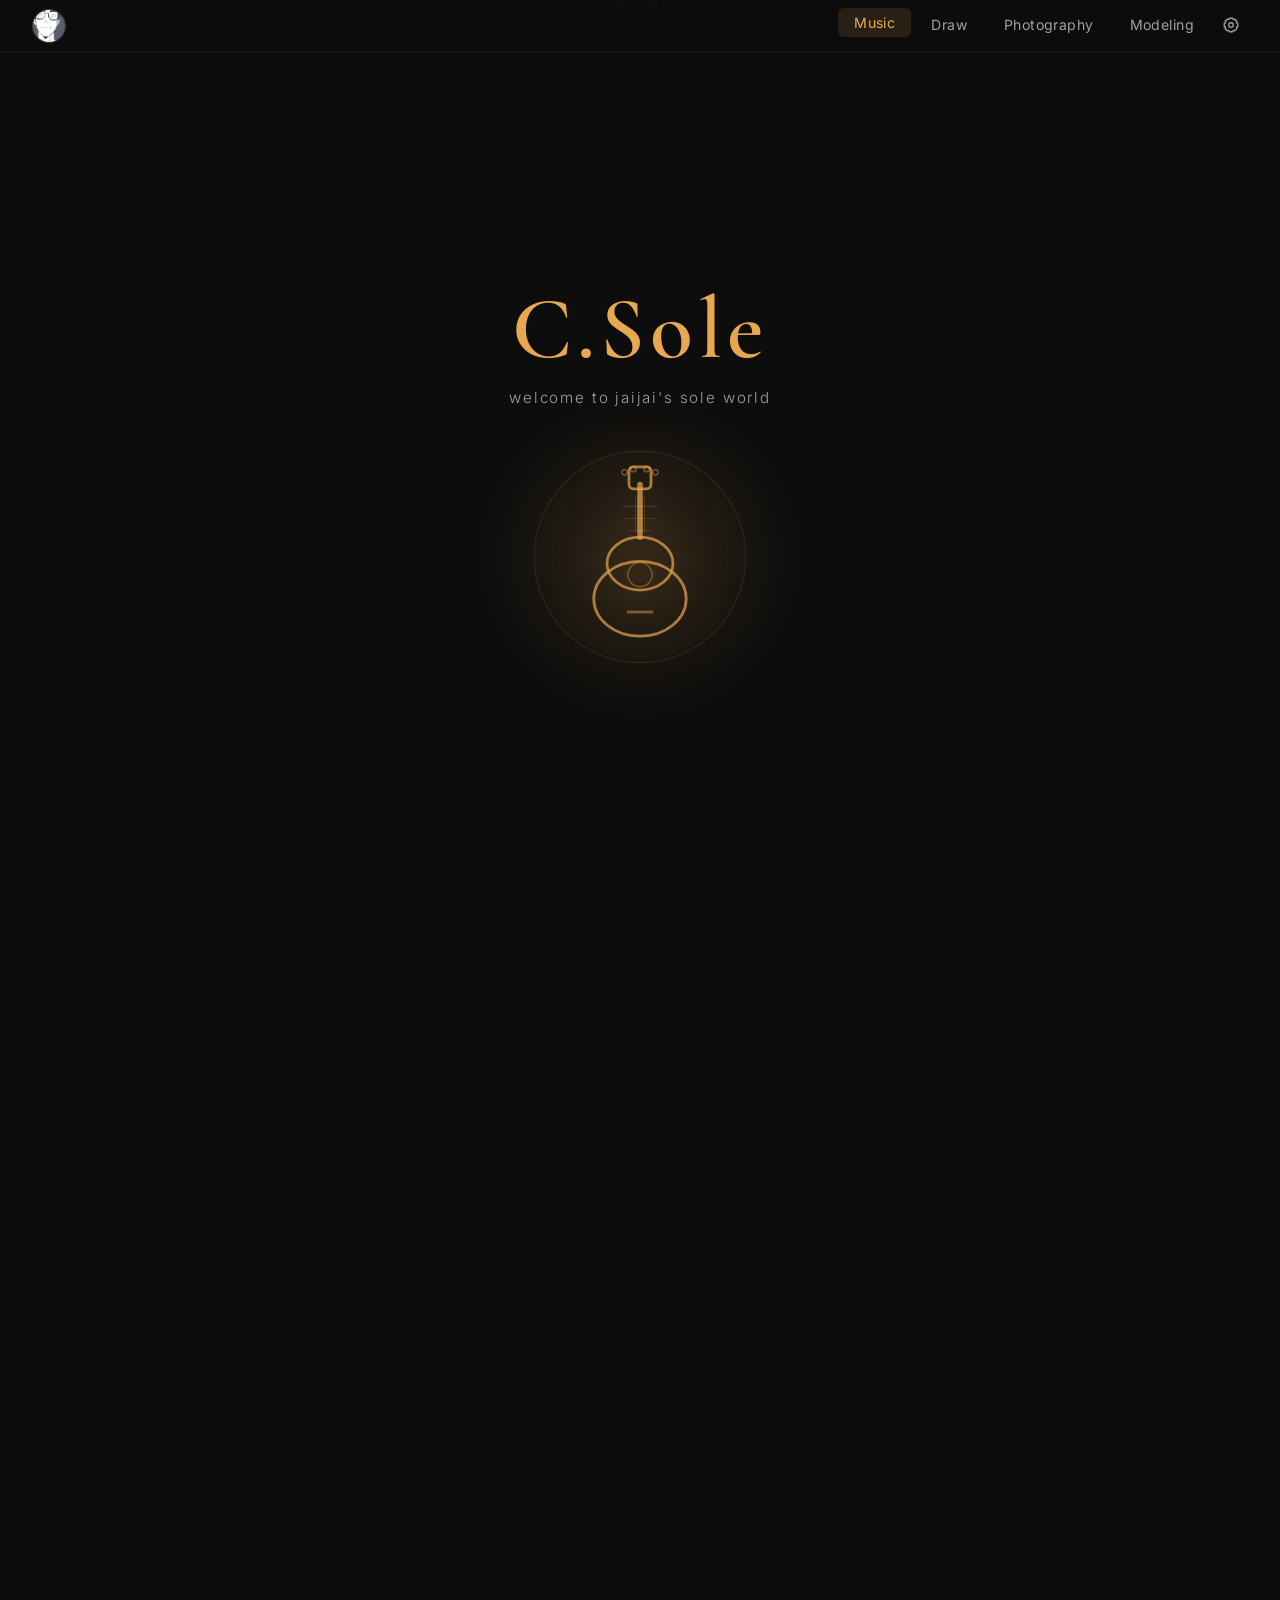
<file: index.html>
<!DOCTYPE html>
<html lang="zh-CN">
<head>
  <meta charset="UTF-8">
  <meta name="viewport" content="width=device-width, initial-scale=1.0, viewport-fit=cover, interactive-widget=resizes-content">
  <script src="js/theme-init.js?v=3"></script>
  <meta name="description" content="C.Sole — Personal Guitar Recordings">
  <title>C.Sole</title>

  <!-- Google Fonts -->
  <link rel="preconnect" href="https://fonts.googleapis.com">
  <link rel="preconnect" href="https://fonts.gstatic.com" crossorigin>
  <link href="https://fonts.googleapis.com/css2?family=Cormorant+Garamond:ital,wght@0,400;0,600;1,400&family=Inter:wght@300;400;500;600&display=swap" rel="stylesheet" media="print" onload="this.media='all'">
  <noscript><link href="https://fonts.googleapis.com/css2?family=Cormorant+Garamond:ital,wght@0,400;0,600;1,400&family=Inter:wght@300;400;500;600&display=swap" rel="stylesheet"></noscript>

  <!-- Favicon -->
  <link rel="icon" type="image/jpeg" href="logo/我的自画像.jpg">
  <script src="js/favicon.js" defer></script>

  <link rel="stylesheet" href="css/style.css?v=4">
  <link rel="stylesheet" href="css/settings.css?v=13">
  <script src="js/main.js?v=6" defer></script>
  <script src="js/settings.js?v=6" defer></script>
</head>
<body class="has-nav">

  <!-- ─── Top Navigation ─── -->
  <nav class="site-nav" aria-label="Main navigation">
    <a href="https://jaijaic.site/C/" class="nav-logo" aria-label="Home"><img src="logo/我的自画像.jpg" alt="C.Sole" class="nav-logo-img"></a>
    <ul class="nav-links">
      <li class="nav-dropdown">
        <button type="button" class="nav-dropdown-btn nav-active">Music</button>
        <ul class="nav-submenu">
          <li><a href="https://jaijaic.site/ServoPiaBot/" target="_blank" rel="noopener">ServoPiaBot</a></li>
        </ul>
      </li>
      <li><a href="2.draw/">Draw</a></li>
      <li class="nav-dropdown">
        <a href="3.photography/">Photography</a>
        <ul class="nav-submenu">
          <li><a href="3.photography/">Landscape</a></li>
          <li><a href="3.photography/#section-portrait">Portrait</a></li>
        </ul>
      </li>
      <li><a href="4.3D%20modeling/">Modeling</a></li>
      <li class="settings-nav-item" aria-hidden="true"></li>
    </ul>
  </nav>

  <!-- Notes Rain Background -->
  <canvas id="notes-rain" aria-hidden="true"></canvas>

  <!-- ─── Hero (full viewport) ─── -->
  <section class="hero" aria-label="Welcome">
    <div class="hero-content">
      <h1 class="hero-logo">C.Sole</h1>
      <p class="hero-subtitle">welcome to Jaijai's sole world</p>
      <div class="hero-guitar-wrapper">
        <div class="hero-glow-disc" aria-hidden="true"></div>
        <div class="hero-wave-ring ring-1" aria-hidden="true"></div>
        <div class="hero-wave-ring ring-2" aria-hidden="true"></div>
        <div class="hero-wave-ring ring-3" aria-hidden="true"></div>
        <div class="hero-cover" id="hero-guitar">
        <svg viewBox="0 0 200 200" fill="none" xmlns="http://www.w3.org/2000/svg" aria-hidden="true">
          <circle cx="100" cy="100" r="96" stroke="currentColor" stroke-width="1" opacity="0.12"/>
          <circle cx="100" cy="100" r="80" stroke="currentColor" stroke-width="0.5" opacity="0.06"/>
          <ellipse cx="100" cy="138" rx="42" ry="34" stroke="currentColor" stroke-width="2.5" opacity="0.7"/>
          <ellipse cx="100" cy="106" rx="30" ry="24" stroke="currentColor" stroke-width="2.5" opacity="0.7"/>
          <circle cx="100" cy="116" r="11" stroke="currentColor" stroke-width="1.5" opacity="0.35"/>
          <circle cx="100" cy="116" r="14" stroke="currentColor" stroke-width="0.5" opacity="0.12"/>
          <line x1="88" y1="150" x2="112" y2="150" stroke="currentColor" stroke-width="2.5" opacity="0.45"/>
          <line x1="100" y1="82" x2="100" y2="34" stroke="currentColor" stroke-width="5" stroke-linecap="round" opacity="0.7"/>
          <rect x="90" y="18" width="20" height="20" rx="4" stroke="currentColor" stroke-width="2.5" opacity="0.7"/>
          <circle cx="86" cy="23" r="2.5" stroke="currentColor" stroke-width="1.2" opacity="0.45"/>
          <circle cx="94" cy="20" r="2.5" stroke="currentColor" stroke-width="1.2" opacity="0.45"/>
          <circle cx="106" cy="20" r="2.5" stroke="currentColor" stroke-width="1.2" opacity="0.45"/>
          <circle cx="114" cy="23" r="2.5" stroke="currentColor" stroke-width="1.2" opacity="0.45"/>
          <line x1="84" y1="54" x2="116" y2="54" stroke="currentColor" stroke-width="1" opacity="0.18"/>
          <line x1="86" y1="65" x2="114" y2="65" stroke="currentColor" stroke-width="1" opacity="0.18"/>
          <line x1="88" y1="76" x2="112" y2="76" stroke="currentColor" stroke-width="1" opacity="0.18"/>
          <line x1="96" y1="44" x2="96" y2="78" stroke="currentColor" stroke-width="0.6" opacity="0.3"/>
          <line x1="98.7" y1="44" x2="98.7" y2="78" stroke="currentColor" stroke-width="0.6" opacity="0.3"/>
          <line x1="101.3" y1="44" x2="101.3" y2="78" stroke="currentColor" stroke-width="0.6" opacity="0.3"/>
          <line x1="104" y1="44" x2="104" y2="78" stroke="currentColor" stroke-width="0.6" opacity="0.3"/>
        </svg>
      </div>
      </div> <!-- end hero-guitar-wrapper -->
    </div>
  </section>

  <!-- ─── Main Content (scroll below hero) ─── -->
  <main class="site-main">
    <div class="container">

      <!-- Audio Player -->
      <section id="player-section" class="player-section" aria-label="Audio Player">
        <div class="player-card">
          <!-- Now playing info -->
          <div class="player-now-playing">
            <div class="player-cover">
              <img src="img/cover-placeholder.svg" alt="" class="cover-img" id="cover-img">
              <div class="equalizer-bars" id="eq-bars" aria-hidden="true">
                <span class="eq-bar"></span>
                <span class="eq-bar"></span>
                <span class="eq-bar"></span>
                <span class="eq-bar"></span>
                <span class="eq-bar"></span>
              </div>
            </div>
            <div class="player-track-info">
              <h3 class="track-title" id="track-title">—</h3>
              <p class="track-artist" id="track-artist">C.Sole</p>
            </div>
          </div>

          <!-- Progress bar -->
          <div class="player-progress">
            <span class="time-label" id="time-current">0:00</span>
            <input
              type="range"
              class="progress-bar"
              id="progress-bar"
              min="0"
              max="100"
              value="0"
              step="0.1"
              aria-label="Progress"
            >
            <span class="time-label" id="time-duration">0:00</span>
          </div>

          <!-- Controls -->
          <div class="player-controls">
            <button class="ctrl-btn ctrl-btn--small" id="btn-shuffle" title="Shuffle" aria-label="Shuffle">
              <svg viewBox="0 0 24 24" width="20" height="20" fill="none" stroke="currentColor" stroke-width="2" stroke-linecap="round" stroke-linejoin="round">
                <polyline points="16 3 21 3 21 8"/>
                <line x1="4" y1="20" x2="21" y2="3"/>
                <polyline points="21 16 21 21 16 21"/>
                <line x1="15" y1="15" x2="21" y2="21"/>
                <line x1="4" y1="4" x2="9" y2="9"/>
              </svg>
            </button>

            <button class="ctrl-btn" id="btn-prev" title="Previous" aria-label="Previous">
              <svg viewBox="0 0 24 24" width="28" height="28" fill="currentColor">
                <path d="M6 6h2v12H6zm3.5 6l8.5 6V6z"/>
              </svg>
            </button>

            <button class="ctrl-btn ctrl-btn--play" id="btn-play" title="Play" aria-label="Play">
              <svg viewBox="0 0 24 24" width="32" height="32" fill="currentColor" id="icon-play">
                <path d="M8 5v14l11-7z"/>
              </svg>
              <svg viewBox="0 0 24 24" width="32" height="32" fill="currentColor" id="icon-pause" style="display:none">
                <path d="M6 19h4V5H6v14zm8-14v14h4V5h-4z"/>
              </svg>
            </button>

            <button class="ctrl-btn" id="btn-next" title="Next" aria-label="Next">
              <svg viewBox="0 0 24 24" width="28" height="28" fill="currentColor">
                <path d="M6 18l8.5-6L6 6v12zm10-12v12h2V6h-2z"/>
              </svg>
            </button>

            <button class="ctrl-btn ctrl-btn--small" id="btn-repeat" title="Repeat" aria-label="Repeat">
              <svg viewBox="0 0 24 24" width="20" height="20" fill="none" stroke="currentColor" stroke-width="2" stroke-linecap="round" stroke-linejoin="round">
                <polyline points="17 1 21 5 17 9"/>
                <path d="M3 11V9a4 4 0 0 1 4-4h14"/>
                <polyline points="7 23 3 19 7 15"/>
                <path d="M21 13v2a4 4 0 0 1-4 4H3"/>
              </svg>
              <span class="repeat-indicator" id="repeat-one" style="display:none">1</span>
            </button>
          </div>

          <!-- Volume -->
          <div class="player-volume">
            <svg viewBox="0 0 24 24" width="18" height="18" fill="none" stroke="currentColor" stroke-width="2" stroke-linecap="round" stroke-linejoin="round" id="icon-volume">
              <polygon points="11 5 6 9 2 9 2 15 6 15 11 19 11 5"/>
              <path d="M19.07 4.93a10 10 0 0 1 0 14.14" id="vol-wave-1"/>
              <path d="M15.54 8.46a5 5 0 0 1 0 7.07" id="vol-wave-2"/>
            </svg>
            <input
              type="range"
              class="volume-slider"
              id="volume-slider"
              min="0"
              max="100"
              value="80"
              aria-label="Volume"
            >
          </div>
        </div>
      </section>

      <!-- Spectrum Visualizer -->
      <section class="visualizer-section" aria-label="Spectrum">
        <canvas id="spectrum-canvas" aria-hidden="true"></canvas>
      </section>

      <!-- Playlist -->
      <section class="playlist-section" aria-label="Playlist">
        <h2 class="section-heading">Playlist</h2>
        <ul class="playlist" id="playlist">
          <!-- Rendered by JS -->
        </ul>
      </section>


    </div>
  </main>

  <footer class="site-footer">
    <div class="container">
      <p class="footer-text">© 2026 C.Sole</p>
    </div>
  </footer>

</body>
</html>
</file>
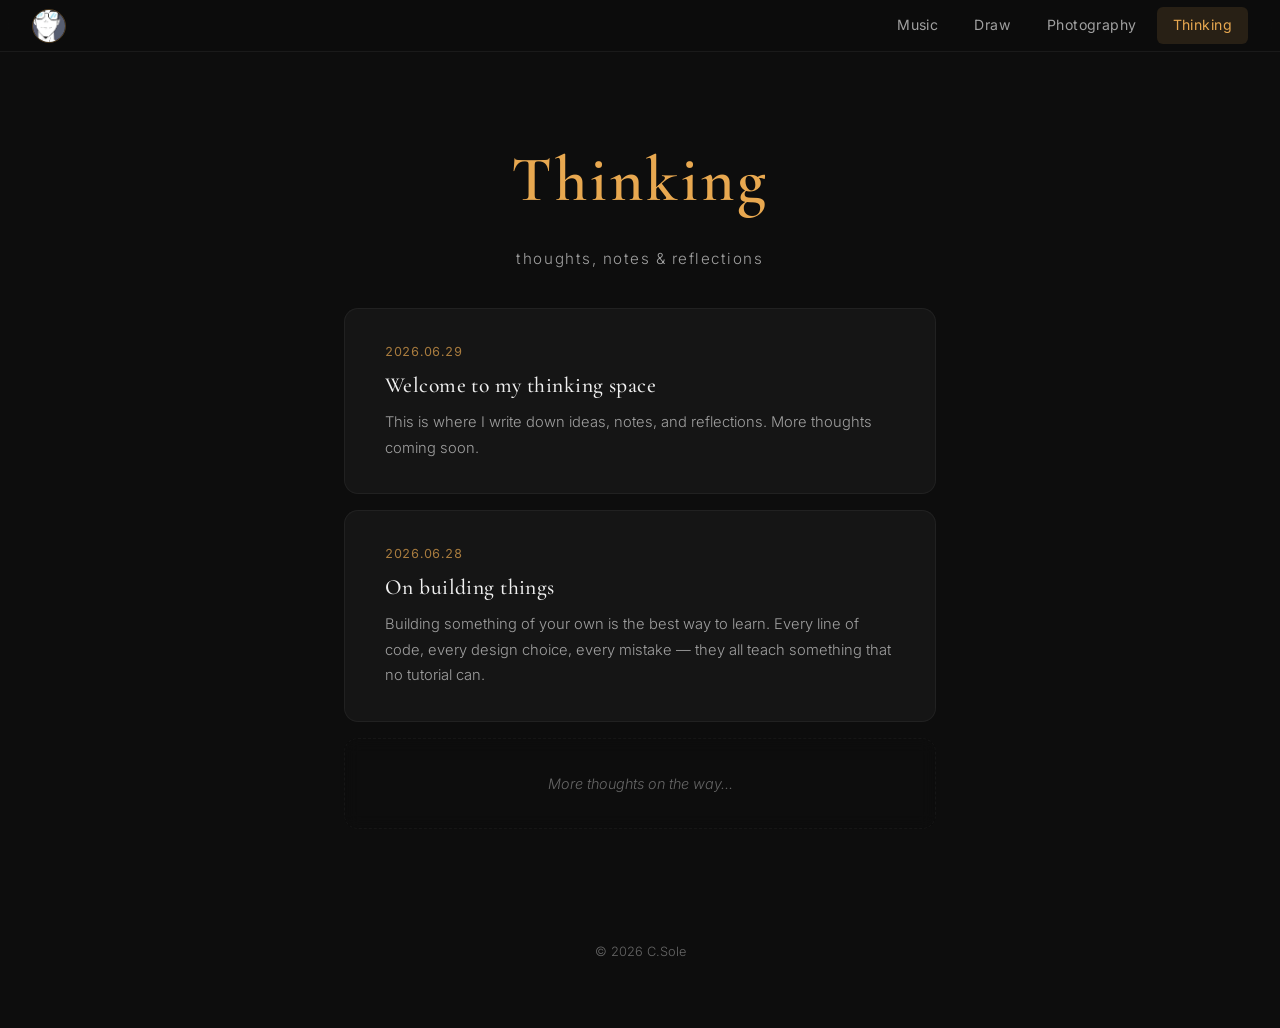
<file: 4.thinking/index.html>
<!DOCTYPE html>
<html lang="zh-CN">
<head>
  <meta charset="UTF-8">
  <meta name="viewport" content="width=device-width, initial-scale=1.0, viewport-fit=cover">
  <meta name="description" content="C.Sole — Thoughts & Reflections">
  <link rel="icon" type="image/jpeg" href="../logo/我的自画像.jpg">
  <script src="../js/favicon.js" defer></script>
  <title>Thinking · C.Sole</title>

  <!-- Google Fonts -->
  <link rel="preconnect" href="https://fonts.googleapis.com">
  <link rel="preconnect" href="https://fonts.gstatic.com" crossorigin>
  <link href="https://fonts.googleapis.com/css2?family=Cormorant+Garamond:ital,wght@0,400;0,600;1,400&family=Inter:wght@300;400;500;600&display=swap" rel="stylesheet">

  <link rel="stylesheet" href="style.css">
</head>
<body class="has-nav">

  <!-- ─── Top Navigation ─── -->
  <nav class="site-nav" aria-label="Main navigation">
    <a href="https://jaijaic.site/C/" class="nav-logo" aria-label="Home"><img src="../logo/我的自画像.jpg" alt="C.Sole" class="nav-logo-img"></a>
    <ul class="nav-links">
      <li class="nav-dropdown">
        <a href="../">Music</a>
        <ul class="nav-submenu">
          <li><a href="https://jaijaic.site/ServoPiaBot/" target="_blank" rel="noopener">ServoPiaBot</a></li>
        </ul>
      </li>
      <li><a href="../2.draw/">Draw</a></li>
      <li><a href="../3.photography/">Photography</a></li>
      <li><a href="./" class="nav-active">Thinking</a></li>
    </ul>
  </nav>

  <!-- ─── Hero ─── -->
  <header class="hero">
    <h1 class="hero-title">Thinking</h1>
    <p class="hero-subtitle">thoughts, notes &amp; reflections</p>
  </header>

  <!-- ─── Thoughts List ─── -->
  <main class="thoughts-container">
    <article class="thought-card">
      <time class="thought-date" datetime="2026-06-29">2026.06.29</time>
      <h2 class="thought-title">Welcome to my thinking space</h2>
      <p class="thought-excerpt">
        This is where I write down ideas, notes, and reflections. More thoughts coming soon.
      </p>
    </article>

    <article class="thought-card">
      <time class="thought-date" datetime="2026-06-28">2026.06.28</time>
      <h2 class="thought-title">On building things</h2>
      <p class="thought-excerpt">
        Building something of your own is the best way to learn. Every line of code, every design choice, every mistake — they all teach something that no tutorial can.
      </p>
    </article>

    <div class="thought-card thought-card--placeholder">
      <p class="thought-more">More thoughts on the way…</p>
    </div>
  </main>

  <footer class="site-footer">
    <p class="footer-text">© 2026 C.Sole</p>
  </footer>

</body>
</html>
</file>
<file: css/style.css>
/* ============================================================
   C.Sole — CSS Styles
   Dark theme + full-viewport hero + glow + spectrum
   ============================================================ */

/* ---------- CSS Custom Properties ---------- */
:root {
  --color-bg:        #0d0d0d;
  --color-surface:   #1a1a1a;
  --color-elevated:  #242424;
  --color-accent:    #e8a850;
  --color-accent-dim: rgba(232, 168, 80, 0.12);
  --color-text:      #f0f0f0;
  --color-text-dim:  #a0a0a0;
  --color-text-muted:#666;
  --color-danger:    #e05555;

  --font-display: "Cormorant Garamond", Georgia, serif;
  --font-body:    "Inter", "PingFang SC", "Microsoft YaHei", "Noto Sans SC", system-ui, sans-serif;

  --radius-sm: 8px;
  --radius-md: 14px;
  --radius-lg: 20px;

  --space-xs: 0.5rem;
  --space-sm: 0.75rem;
  --space-md: 1rem;
  --space-lg: 1.5rem;
  --space-xl: 2rem;
  --space-2xl: 3rem;

  --max-width: 640px;
  --transition-fast: 0.15s ease;
  --transition-normal: 0.25s ease;
}

/* ---------- Reset & Base ---------- */
*, *::before, *::after { margin: 0; padding: 0; box-sizing: border-box; }

html {
  font-size: 16px;
  -webkit-font-smoothing: antialiased;
  -moz-osx-font-smoothing: grayscale;
  scroll-behavior: smooth;
  /* Prevent address-bar-triggered viewport resize flicker */
  height: 100%;
  overflow: hidden;
}

body {
  background-color: var(--color-bg);
  color: var(--color-text);
  font-family: var(--font-body);
  font-weight: 300;
  line-height: 1.6;
  height: 100%;
  overflow-y: auto;
  overflow-x: hidden;
  /* Use momentum scrolling while keeping viewport stable */
  -webkit-overflow-scrolling: touch;
  overscroll-behavior: none;
}

.container {
  width: 100%;
  max-width: var(--max-width);
  margin: 0 auto;
  padding: 0 var(--space-lg);
  position: relative;
  z-index: 1;
}

/* ═══════ TOP NAVIGATION BAR ═══════ */
.site-nav {
  position: fixed;
  top: 0; left: 0; right: 0;
  z-index: 100;
  display: flex;
  align-items: center;
  justify-content: space-between;
  padding: 0 var(--space-xl);
  height: 52px;
  background: rgba(13, 13, 13, 0.78);
  backdrop-filter: blur(14px);
  -webkit-backdrop-filter: blur(14px);
  border-bottom: 1px solid rgba(255, 255, 255, 0.06);
}

.nav-logo {
  display: flex;
  align-items: center;
  text-decoration: none;
  transition: opacity var(--transition-fast);
}
.nav-logo:hover { opacity: 0.8; }

.nav-logo-img {
  height: 34px;
  width: 34px;
  border-radius: 50%;
  object-fit: cover;
  display: block;
  border: 1.5px solid rgba(232, 168, 80, 0.3);
  transition: border-color var(--transition-fast);
}
.nav-logo:hover .nav-logo-img {
  border-color: var(--color-accent);
}

.nav-links {
  display: flex;
  gap: 4px;
  list-style: none;
  margin: 0; padding: 0;
}

.nav-links a {
  display: block;
  padding: 6px 16px;
  font-size: 0.88rem;
  font-weight: 400;
  color: var(--color-text-dim);
  text-decoration: none;
  border-radius: 6px;
  letter-spacing: 0.03em;
  transition: all var(--transition-fast);
}
.nav-links a:hover {
  color: var(--color-text);
  background: rgba(255, 255, 255, 0.05);
}
.nav-links a.nav-active {
  color: var(--color-accent);
  background: var(--color-accent-dim);
}

/* ─── Dropdown ─── */
.nav-dropdown {
  position: relative;
}

/* Transparent bridge — prevents gap between parent and submenu */
.nav-dropdown::after {
  content: '';
  position: absolute;
  top: 100%;
  left: -6px;
  right: -6px;
  height: 12px;
  z-index: 99;
}

.nav-dropdown-btn {
  display: flex;
  align-items: center;
  gap: 4px;
  padding: 6px 16px;
  font-size: 0.88rem;
  font-weight: 400;
  font-family: inherit;
  color: var(--color-text-dim);
  background: none;
  border: none;
  border-radius: 6px;
  letter-spacing: 0.03em;
  cursor: pointer;
  transition: all var(--transition-fast);
  -webkit-tap-highlight-color: transparent;
}
.nav-dropdown-btn:hover {
  color: var(--color-text);
  background: rgba(255, 255, 255, 0.05);
}
.nav-dropdown-btn.nav-active {
  color: var(--color-accent);
  background: var(--color-accent-dim);
}

.nav-submenu {
  position: absolute;
  top: calc(100% + 2px);
  left: 50%;
  transform: translateX(-50%);
  padding: 4px 0;
  list-style: none;
  margin: 0;
  background: rgba(30, 30, 30, 0.96);
  backdrop-filter: blur(16px);
  -webkit-backdrop-filter: blur(16px);
  border: 1px solid rgba(255, 255, 255, 0.08);
  border-radius: 10px;
  opacity: 0;
  visibility: hidden;
  transform: translateX(-50%);
  transition: all 0.2s ease;
  pointer-events: none;
  box-shadow: 0 8px 32px rgba(0, 0, 0, 0.4);
}

.nav-dropdown:hover .nav-submenu,
.nav-dropdown:focus-within .nav-submenu,
.nav-dropdown.dropdown-open .nav-submenu {
  opacity: 1;
  visibility: visible;
  transform: translateX(-50%) translateY(0);
  pointer-events: auto;
}

.nav-submenu a {
  display: block;
  padding: 7px 14px;
  font-size: 0.84rem;
  color: var(--color-text-dim);
  text-decoration: none;
  white-space: nowrap;
  border-radius: 0;
  transition: all 0.15s ease;
}
.nav-submenu a:hover {
  color: var(--color-text);
  background: rgba(255, 255, 255, 0.06);
}

/* Offset page content so nav doesn't overlap */
body.has-nav {
  padding-top: 52px;
}

@media (max-width: 500px) {
  .site-nav {
    padding: 0 var(--space-sm);
    height: 46px;
  }
  .nav-links { flex-wrap: nowrap; }
  .nav-links a {
    padding: 5px;
    font-size: 0.76rem;
    white-space: nowrap;
    flex-shrink: 0;
  }
  .nav-logo-img { height: 28px; width: 28px; flex-shrink: 0; }
  body.has-nav { padding-top: 46px; }
}

/* ---------- Scrollbar ---------- */
::-webkit-scrollbar { width: 6px; }
::-webkit-scrollbar-track { background: var(--color-bg); }
::-webkit-scrollbar-thumb { background: var(--color-elevated); border-radius: 3px; }
::-webkit-scrollbar-thumb:hover { background: var(--color-text-muted); }

/* ═══════ NOTES RAIN CANVAS ═══════ */
#notes-rain {
  position: fixed;
  top: 0; left: 0;
  right: 0; bottom: 0;
  width: 100%; height: 100%;
  z-index: 0;
  pointer-events: none;
  -webkit-transform: translateZ(0);
  transform: translateZ(0);
  will-change: transform;
}

/* ═══════ HERO — Full viewport ═══════ */
.hero {
  position: relative;
  z-index: 1;
  min-height: calc(100vh - 52px);
  min-height: calc(100dvh - 52px);
  display: flex;
  flex-direction: column;
  align-items: center;
  justify-content: center;
  text-align: center;
  padding: 2rem;
}

.hero-content {
  display: flex;
  flex-direction: column;
  align-items: center;
  gap: 0.8rem;
}

.hero-logo {
  font-family: var(--font-display);
  font-size: clamp(3rem, 8vw, 5.5rem);
  font-weight: 600;
  color: var(--color-accent);
  line-height: 1;
  letter-spacing: 0.06em;
  user-select: none;
}

.hero-subtitle {
  font-size: clamp(0.8rem, 2vw, 0.95rem);
  color: var(--color-text-dim);
  font-weight: 300;
  letter-spacing: 0.12em;
  text-transform: lowercase;
  margin-bottom: 0.5rem;
}

/* Guitar wrapper — contains glow disc + wave rings + guitar */
.hero-guitar-wrapper {
  position: relative;
  display: flex;
  align-items: center;
  justify-content: center;
  margin-top: var(--space-md);
}

/* Glowing amber disc behind guitar */
.hero-glow-disc {
  position: absolute;
  width: 160%;
  height: 160%;
  border-radius: 50%;
  background: radial-gradient(circle, rgba(232,168,80,0.2) 0%, rgba(232,168,80,0.06) 40%, transparent 65%);
  filter: blur(25px);
  animation: glow-pulse 2.5s ease-in-out infinite;
  pointer-events: none;
}

@keyframes glow-pulse {
  0%, 100% { opacity: 0.5; transform: scale(0.95); }
  50%      { opacity: 1;   transform: scale(1.08); }
}

/* Sound wave rings */
.hero-wave-ring {
  position: absolute;
  width: 100%;
  height: 100%;
  border-radius: 50%;
  border: 1px solid rgba(232, 168, 80, 0.25);
  pointer-events: none;
  opacity: 0;
}

/* Rings animate only when playing */
.hero-guitar-wrapper.playing .hero-wave-ring {
  animation: wave-expand 2.5s ease-out infinite;
}

.hero-guitar-wrapper.playing .ring-1 { animation-delay: 0s; }
.hero-guitar-wrapper.playing .ring-2 { animation-delay: 0.7s; }
.hero-guitar-wrapper.playing .ring-3 { animation-delay: 1.4s; }

@keyframes wave-expand {
  0%   { opacity: 0.6; transform: scale(0.5); }
  100% { opacity: 0;   transform: scale(2.6); }
}

/* Guitar itself */
.hero-cover {
  width: clamp(140px, 35vw, 220px);
  height: clamp(140px, 35vw, 220px);
  color: var(--color-accent);
  animation: guitar-rotate 30s linear infinite;
  filter: drop-shadow(0 0 30px rgba(232, 168, 80, 0.25));
  transition: filter 0.8s ease, animation-duration 0.8s ease;
  position: relative;
  z-index: 1;
}

.hero-cover.playing {
  filter: drop-shadow(0 0 50px rgba(232, 168, 80, 0.5));
  animation-duration: 12s;
}

.hero-cover svg {
  width: 100%; height: 100%;
  display: block;
}

@keyframes guitar-rotate {
  from { transform: rotate(0deg); }
  to   { transform: rotate(360deg); }
}

/* ═══════ PLAYER CARD ═══════ */
.player-section {
  padding: var(--space-xl) 0 var(--space-lg);
  position: relative;
  z-index: 1;
}

.player-card {
  background: rgba(26, 26, 26, 0.85);
  backdrop-filter: blur(12px);
  -webkit-backdrop-filter: blur(12px);
  border-radius: var(--radius-lg);
  padding: var(--space-xl);
  border: 1px solid rgba(255, 255, 255, 0.06);
  box-shadow: 0 8px 40px rgba(0, 0, 0, 0.3);
}

/* --- Now Playing --- */
.player-now-playing {
  display: flex;
  align-items: center;
  gap: var(--space-lg);
  margin-bottom: var(--space-xl);
  min-height: 80px;
}

.player-cover {
  position: relative;
  width: 80px; height: 80px;
  flex-shrink: 0;
  border-radius: var(--radius-sm);
  overflow: hidden;
  background: var(--color-elevated);
}

.cover-img {
  width: 100%; height: 100%;
  object-fit: cover;
  display: block;
  transition: opacity 0.3s ease;
}

.equalizer-bars {
  position: absolute;
  bottom: 6px;
  left: 50%;
  transform: translateX(-50%);
  display: flex;
  gap: 3px;
  align-items: flex-end;
  opacity: 0;
  transition: opacity var(--transition-normal);
}
.equalizer-bars.active { opacity: 1; }

.eq-bar {
  width: 4px; height: 12px;
  background: var(--color-accent);
  border-radius: 2px;
  animation: eq-bounce 0.9s ease-in-out infinite;
}
.eq-bar:nth-child(1) { animation-delay: 0.0s; }
.eq-bar:nth-child(2) { animation-delay: 0.15s; }
.eq-bar:nth-child(3) { animation-delay: 0.3s; height: 18px; }
.eq-bar:nth-child(4) { animation-delay: 0.45s; }
.eq-bar:nth-child(5) { animation-delay: 0.6s; }

@keyframes eq-bounce {
  0%, 100% { height: 6px; }
  50%      { height: 18px; }
}

.player-track-info { min-width: 0; }

.track-title {
  font-size: clamp(1.05rem, 2.5vw, 1.25rem);
  font-weight: 500;
  color: var(--color-text);
  white-space: nowrap;
  overflow: hidden;
  text-overflow: ellipsis;
  margin-bottom: 2px;
}

.track-artist {
  font-size: 0.85rem;
  color: var(--color-text-dim);
}

/* --- Progress --- */
.player-progress {
  display: flex;
  align-items: center;
  gap: var(--space-sm);
  margin-bottom: var(--space-lg);
}

.time-label {
  font-size: 0.75rem;
  font-weight: 400;
  color: var(--color-text-dim);
  min-width: 38px;
  font-variant-numeric: tabular-nums;
}
.time-label:first-child { text-align: right; }
.time-label:last-child  { text-align: left; }

.progress-bar {
  -webkit-appearance: none;
  appearance: none;
  flex: 1;
  height: 4px;
  border-radius: 2px;
  background: var(--color-elevated);
  outline: none;
  cursor: pointer;
}
.progress-bar::-webkit-slider-thumb {
  -webkit-appearance: none;
  appearance: none;
  width: 14px; height: 14px;
  border-radius: 50%;
  background: var(--color-accent);
  border: none; cursor: pointer;
  transition: transform var(--transition-fast);
  box-shadow: 0 0 8px rgba(232, 168, 80, 0.4);
}
.progress-bar::-webkit-slider-thumb:hover { transform: scale(1.2); }
.progress-bar::-moz-range-thumb {
  width: 14px; height: 14px;
  border-radius: 50%;
  background: var(--color-accent);
  border: none; cursor: pointer;
}
.progress-bar:focus-visible {
  outline: 2px solid var(--color-accent);
  outline-offset: 4px;
}

/* --- Controls --- */
.player-controls {
  display: flex;
  align-items: center;
  justify-content: center;
  gap: var(--space-sm);
  margin-bottom: var(--space-lg);
}

.ctrl-btn {
  display: flex;
  align-items: center;
  justify-content: center;
  width: 48px; height: 48px;
  border: none;
  background: transparent;
  color: var(--color-text-dim);
  border-radius: 50%;
  cursor: pointer;
  transition: all var(--transition-fast);
  -webkit-tap-highlight-color: transparent;
  touch-action: manipulation;
}
.ctrl-btn:hover { color: var(--color-text); background: var(--color-accent-dim); }
.ctrl-btn:focus-visible { outline: 2px solid var(--color-accent); outline-offset: 2px; }

.ctrl-btn--play {
  width: 60px; height: 60px;
  background: var(--color-accent);
  color: var(--color-bg);
}
.ctrl-btn--play:hover { background: #f0b960; color: var(--color-bg); transform: scale(1.05); }

.ctrl-btn--small { width: 40px; height: 40px; }

#btn-repeat { position: relative; }

.repeat-indicator {
  position: absolute;
  font-size: 0.6rem; font-weight: 700;
  bottom: 2px;
}

.ctrl-btn.shuffle-on,
.ctrl-btn.repeat-on { color: var(--color-accent); }

/* --- Volume --- */
.player-volume {
  display: flex;
  align-items: center;
  justify-content: center;
  gap: var(--space-sm);
  color: var(--color-text-dim);
}

.volume-slider {
  -webkit-appearance: none;
  appearance: none;
  width: 100px; height: 3px;
  border-radius: 2px;
  background: var(--color-elevated);
  outline: none; cursor: pointer;
}
.volume-slider::-webkit-slider-thumb {
  -webkit-appearance: none;
  appearance: none;
  width: 12px; height: 12px;
  border-radius: 50%;
  background: var(--color-text-dim);
  border: none; cursor: pointer;
  transition: background var(--transition-fast);
}
.volume-slider::-webkit-slider-thumb:hover { background: var(--color-accent); }
.volume-slider::-moz-range-thumb {
  width: 12px; height: 12px;
  border-radius: 50%;
  background: var(--color-text-dim);
  border: none; cursor: pointer;
}

/* ═══════ SPECTRUM ═══════ */
.visualizer-section {
  padding: 0 0 var(--space-lg);
  position: relative;
  z-index: 1;
}

#spectrum-canvas {
  display: block;
  width: 100%; height: 100px;
  border-radius: var(--radius-md);
  background: rgba(26, 26, 26, 0.5);
  border: 1px solid rgba(255, 255, 255, 0.04);
  -webkit-transform: translateZ(0);
  transform: translateZ(0);
  will-change: transform;
}

/* ═══════ PLAYLIST ═══════ */
.playlist-section {
  padding: 0 0 var(--space-lg);
  position: relative;
  z-index: 1;
}

.section-heading {
  font-family: var(--font-display);
  font-size: 1.4rem;
  font-weight: 500;
  color: var(--color-text-dim);
  margin-bottom: var(--space-lg);
  letter-spacing: 0.03em;
}

.playlist {
  list-style: none;
  display: flex;
  flex-direction: column;
  gap: 2px;
  background: rgba(26, 26, 26, 0.85);
  backdrop-filter: blur(12px);
  -webkit-backdrop-filter: blur(12px);
  border-radius: var(--radius-md);
  overflow: hidden;
  border: 1px solid rgba(255, 255, 255, 0.04);
}

.playlist-item {
  display: flex;
  align-items: center;
  gap: var(--space-md);
  padding: var(--space-md) var(--space-lg);
  cursor: pointer;
  transition: background var(--transition-fast);
  -webkit-tap-highlight-color: transparent;
  touch-action: manipulation;
  user-select: none;
}
.playlist-item:hover { background: var(--color-elevated); }
.playlist-item:focus-visible { outline: 2px solid var(--color-accent); outline-offset: -2px; }

.playlist-item--disabled,
.playlist-item--disabled:hover {
  color: var(--color-text-muted);
  background: transparent;
  cursor: not-allowed;
  opacity: 0.42;
}
.playlist-item--disabled .track-name,
.playlist-item--disabled .track-num,
.playlist-item--disabled .track-duration { color: var(--color-text-muted); }

.playlist-item--active {
  background: var(--color-accent-dim);
  border-left: 3px solid var(--color-accent);
  padding-left: calc(var(--space-lg) - 3px);
}
.playlist-item--active:hover { background: rgba(232, 168, 80, 0.18); }

.track-num {
  font-size: 0.85rem; font-weight: 500;
  color: var(--color-text-dim);
  min-width: 24px;
  font-variant-numeric: tabular-nums;
}
.playlist-item--active .track-num { color: var(--color-accent); }

.track-name {
  flex: 1;
  font-size: 0.95rem; font-weight: 400;
  color: var(--color-text);
  white-space: nowrap;
  overflow: hidden;
  text-overflow: ellipsis;
}

.track-duration {
  font-size: 0.8rem;
  color: var(--color-text-dim);
  font-variant-numeric: tabular-nums;
}

.playing-indicator {
  display: flex;
  gap: 2px;
  align-items: flex-end;
  height: 16px; width: 20px;
}
.playing-indicator .pi-bar {
  width: 3px;
  background: var(--color-accent);
  border-radius: 1px;
  animation: pi-bounce 0.8s ease-in-out infinite;
}
.playing-indicator .pi-bar:nth-child(1) { animation-delay: 0.0s; height: 10px; }
.playing-indicator .pi-bar:nth-child(2) { animation-delay: 0.12s; height: 16px; }
.playing-indicator .pi-bar:nth-child(3) { animation-delay: 0.24s; height: 8px; }
.playing-indicator .pi-bar:nth-child(4) { animation-delay: 0.36s; height: 14px; }

@keyframes pi-bounce {
  0%, 100% { transform: scaleY(0.5); }
  50%      { transform: scaleY(1); }
}


/* ═══════ FOOTER ═══════ */
.site-footer {
  padding: var(--space-xl) 0;
  text-align: center;
  position: relative;
  z-index: 1;
}

.footer-text {
  font-size: 0.8rem;
  color: var(--color-text-muted);
}

/* ═══════ TOAST ═══════ */
.toast {
  position: fixed;
  top: var(--space-lg);
  left: 50%;
  transform: translateX(-50%);
  background: var(--color-elevated);
  color: var(--color-text);
  padding: var(--space-sm) var(--space-lg);
  border-radius: var(--radius-sm);
  font-size: 0.85rem;
  z-index: 1000;
  box-shadow: 0 4px 20px rgba(0, 0, 0, 0.5);
  border: 1px solid rgba(255, 255, 255, 0.08);
  animation: toast-in 0.3s ease;
  pointer-events: none;
}
.toast--error {
  border-color: rgba(224, 85, 85, 0.3);
  color: var(--color-danger);
}

@keyframes toast-in {
  from { opacity: 0; transform: translateX(-50%) translateY(-10px); }
  to   { opacity: 1; transform: translateX(-50%) translateY(0); }
}

/* ═══════ RESPONSIVE ═══════ */
@media (max-width: 500px) {
  .hero {
    padding: 1.5rem;
    min-height: calc(100vh - 46px);
    min-height: calc(100dvh - 46px);
  }
  .hero-cover {
    width: clamp(110px, 45vw, 160px) !important;
    height: clamp(110px, 45vw, 160px) !important;
  }
  .hero-logo { font-size: clamp(2.5rem, 10vw, 3.5rem); }

  .hero-glow-disc { display: none; }
  .player-card, .playlist {
    backdrop-filter: none;
    -webkit-backdrop-filter: none;
  }

  .player-card { padding: var(--space-lg); }
  .player-now-playing { gap: var(--space-md); min-height: 64px; }
  .player-cover { width: 64px; height: 64px; }

  .ctrl-btn { width: 42px; height: 42px; }
  .ctrl-btn--play { width: 54px; height: 54px; }
  .ctrl-btn--small { width: 36px; height: 36px; }

  .volume-slider { width: 70px; }
  #spectrum-canvas { height: 64px; }
}

@media (min-width: 768px) {
  .player-card { padding: var(--space-2xl); }
  #spectrum-canvas { height: 120px; }
}
</file>
<file: css/settings.css>
/* Shared theme picker, settings dialog and cross-page mini player. */
:root {
  color-scheme: dark;
  --settings-nav-bg: rgba(13, 13, 13, 0.82);
  --settings-submenu-bg: rgba(30, 30, 30, 0.97);
  --settings-panel-bg: rgba(26, 26, 26, 0.85);
  --settings-panel-soft-bg: rgba(26, 26, 26, 0.5);
  --settings-border: rgba(255, 255, 255, 0.09);
  --settings-hover: rgba(255, 255, 255, 0.07);
  --settings-shadow: rgba(0, 0, 0, 0.38);
}

html[data-theme="light"] {
  color-scheme: light;
  --color-bg: #f7f5f0;
  --color-surface: #ffffff;
  --color-elevated: #ebe7df;
  --color-accent: #a45f10;
  --color-accent-dim: rgba(164, 95, 16, 0.13);
  --color-text: #24211d;
  --color-text-dim: #625d55;
  --color-text-muted: #8b8479;
  --settings-nav-bg: rgba(247, 245, 240, 0.88);
  --settings-submenu-bg: rgba(255, 255, 255, 0.98);
  --settings-panel-bg: rgba(255, 255, 255, 0.88);
  --settings-panel-soft-bg: rgba(255, 255, 255, 0.58);
  --settings-border: rgba(36, 33, 29, 0.13);
  --settings-hover: rgba(36, 33, 29, 0.07);
  --settings-shadow: rgba(74, 60, 42, 0.18);
}

html[data-theme] body { background-image: none; }

/* Keep fixed navigation and overlays from widening the mobile page. */
html,
body {
  width: 100%;
  max-width: 100%;
  overflow-x: hidden;
  overflow-x: clip;
  overscroll-behavior-x: none;
}

html[data-theme]:not([data-theme="dark"]) .site-nav {
  background: var(--settings-nav-bg);
  border-bottom-color: var(--settings-border);
}

html[data-theme]:not([data-theme="dark"]) .nav-submenu {
  background: var(--settings-submenu-bg);
  border-color: var(--settings-border);
  box-shadow: 0 12px 36px var(--settings-shadow);
}

html[data-theme]:not([data-theme="dark"]) .nav-links a:hover,
html[data-theme]:not([data-theme="dark"]) .nav-submenu a:hover {
  background: var(--settings-hover);
}

html[data-theme="light"] #notes-rain { opacity: 0.28; }

/* Shared framed surfaces follow the selected theme on every page. */
.player-card,
.playlist {
  background: var(--settings-panel-bg);
  border-color: var(--settings-border);
  box-shadow: 0 8px 40px var(--settings-shadow);
}

#spectrum-canvas {
  background: var(--settings-panel-soft-bg);
  border-color: var(--settings-border);
}

.portrait-gate-input,
.toast,
.img-card {
  border-color: var(--settings-border);
}

.settings-nav-item { display: flex; align-items: center; }
.settings-trigger {
  width: 34px;
  height: 34px;
  display: grid;
  place-items: center;
  padding: 0;
  border: 0;
  border-radius: 50%;
  color: var(--color-text-dim);
  background: transparent;
  cursor: pointer;
  transition: color 0.15s ease, background 0.15s ease, transform 0.2s ease;
}
.settings-trigger:hover,
.settings-trigger:focus-visible {
  color: var(--color-accent);
  background: var(--color-accent-dim);
  outline: none;
}
.settings-trigger:hover { transform: rotate(22deg); }
.settings-trigger svg { width: 18px; height: 18px; }

.settings-backdrop {
  position: fixed;
  inset: 0;
  z-index: 5000;
  display: grid;
  place-items: center;
  padding: 1rem;
  background: rgba(0, 0, 0, 0.56);
  backdrop-filter: blur(8px);
  -webkit-backdrop-filter: blur(8px);
  opacity: 0;
  visibility: hidden;
  transition: opacity 0.2s ease, visibility 0.2s ease;
}
.settings-backdrop.is-open { opacity: 1; visibility: visible; }
.settings-dialog {
  width: min(440px, 100%);
  max-height: min(680px, calc(100vh - 2rem));
  overflow-y: auto;
  padding: 1.5rem;
  border: 1px solid var(--settings-border);
  border-radius: 18px;
  color: var(--color-text);
  background: var(--color-surface);
  box-shadow: 0 22px 70px var(--settings-shadow);
  transform: translateY(10px) scale(0.98);
  transition: transform 0.2s ease;
}
.settings-backdrop.is-open .settings-dialog { transform: none; }
.settings-heading {
  display: flex;
  align-items: center;
  justify-content: space-between;
  gap: 1rem;
  margin-bottom: 1.4rem;
}
.settings-heading h2 {
  margin: 0;
  font: 600 1.65rem/1.1 "Cormorant Garamond", Georgia, serif;
  letter-spacing: 0.04em;
  color: var(--color-accent);
}
.settings-close {
  width: 32px; height: 32px;
  border: 0; border-radius: 50%;
  color: var(--color-text-dim);
  background: var(--color-elevated);
  font-size: 1.25rem; line-height: 1;
  cursor: pointer;
}
.settings-section + .settings-section {
  margin-top: 1.4rem;
  padding-top: 1.25rem;
  border-top: 1px solid var(--settings-border);
}
.settings-label {
  display: block;
  margin-bottom: 0.75rem;
  color: var(--color-text-dim);
  font-size: 0.78rem;
  font-weight: 500;
  letter-spacing: 0.12em;
  text-transform: uppercase;
}
.theme-options { display: grid; grid-template-columns: repeat(2, 1fr); gap: 0.55rem; }
.theme-option { position: relative; cursor: pointer; }
.theme-option input { position: absolute; opacity: 0; pointer-events: none; }
.theme-swatch {
  display: flex;
  flex-direction: column;
  align-items: center;
  gap: 0.45rem;
  padding: 0.65rem 0.25rem;
  border: 1px solid var(--settings-border);
  border-radius: 10px;
  color: var(--color-text-dim);
  font-size: 0.72rem;
  transition: border-color 0.15s ease, background 0.15s ease, box-shadow 0.15s ease, transform 0.15s ease;
}
.theme-swatch--dark { color: #d8d3cb; background: #191919; border-color: rgba(232, 168, 80, 0.28); }
.theme-swatch--light { color: #4f4941; background: #fffdfa; border-color: rgba(74, 60, 42, 0.2); }
.theme-dot { width: 30px; height: 30px; border-radius: 50%; box-shadow: inset 0 0 0 1px rgba(0,0,0,.12); }
.theme-dot--dark { background: linear-gradient(135deg, #0d0d0d 50%, #e8a850 50%); }
.theme-dot--light { background: linear-gradient(135deg, #f7f5f0 50%, #a45f10 50%); }
.theme-option input:checked + .theme-swatch {
  border-color: var(--color-accent);
  box-shadow: 0 0 0 2px var(--color-accent-dim);
  transform: translateY(-1px);
}
.theme-option input:focus-visible + .theme-swatch { outline: 2px solid var(--color-accent); outline-offset: 2px; }

.music-setting-row { display: flex; align-items: center; justify-content: space-between; gap: 1rem; }
.music-setting-copy strong { display: block; font-size: 0.92rem; font-weight: 500; }
.music-setting-copy span { display: block; margin-top: 0.2rem; color: var(--color-text-muted); font-size: 0.76rem; }
.settings-switch { position: relative; flex: 0 0 auto; width: 46px; height: 26px; }
.settings-switch input { position: absolute; opacity: 0; }
.settings-switch-track {
  position: absolute; inset: 0;
  border-radius: 20px;
  background: var(--color-elevated);
  cursor: pointer;
  transition: background 0.2s ease;
}
.settings-switch-track::after {
  content: '';
  position: absolute; top: 3px; left: 3px;
  width: 20px; height: 20px;
  border-radius: 50%;
  background: var(--color-text);
  transition: transform 0.2s ease;
}
.settings-switch input:checked + .settings-switch-track { background: var(--color-accent); }
.settings-switch input:checked + .settings-switch-track::after { transform: translateX(20px); background: #fff; }
.settings-volume { display: grid; grid-template-columns: auto 1fr; align-items: center; gap: 0.75rem; margin-top: 1rem; }
.settings-volume span { color: var(--color-text-dim); font-size: 0.76rem; }
.settings-volume input { width: 100%; accent-color: var(--color-accent); }

.global-mini-player {
  position: fixed;
  right: 1rem;
  bottom: 1rem;
  z-index: 900;
  display: flex;
  align-items: center;
  gap: 0.55rem;
  max-width: min(360px, calc(100vw - 2rem));
  padding: 0.55rem 0.7rem;
  border: 1px solid var(--settings-border);
  border-radius: 14px;
  color: var(--color-text);
  background: var(--settings-nav-bg);
  box-shadow: 0 10px 32px var(--settings-shadow);
  backdrop-filter: blur(16px);
  -webkit-backdrop-filter: blur(16px);
  transform: translateY(130%);
  opacity: 0;
  pointer-events: none;
  transition: transform 0.25s ease, opacity 0.25s ease;
}
.global-mini-player.is-visible { transform: none; opacity: 1; pointer-events: auto; }
.mini-track { min-width: 0; width: 128px; }
.mini-track strong { display: block; overflow: hidden; text-overflow: ellipsis; white-space: nowrap; font-size: 0.78rem; font-weight: 500; }
.mini-track span { display: block; margin-top: 0.1rem; color: var(--color-text-muted); font-size: 0.68rem; }
.mini-control {
  width: 30px; height: 30px;
  display: grid; place-items: center;
  border: 0; border-radius: 50%;
  color: var(--color-text);
  background: transparent;
  cursor: pointer;
}
.mini-control:hover { color: var(--color-accent); background: var(--color-accent-dim); }
.mini-control--play { color: #16120c; background: var(--color-accent); }
.mini-control--play:hover { color: #16120c; background: var(--color-accent); filter: brightness(1.08); }

@media (max-width: 640px) {
  html {
    scrollbar-width: none;
  }
  html::-webkit-scrollbar {
    width: 0;
    height: 0;
  }
  .site-nav {
    box-sizing: border-box;
    width: 100%;
    max-width: 100vw;
    min-width: 0;
    height: 44px !important;
    justify-content: space-between;
    gap: 6px;
    padding-right: max(8px, env(safe-area-inset-right)) !important;
    padding-left: max(8px, env(safe-area-inset-left)) !important;
    overflow: visible;
    touch-action: pan-y;
  }
  .site-nav .nav-logo {
    display: flex;
    flex: 0 0 auto;
  }
  .site-nav .nav-logo-img { width: 26px; height: 26px; }
  .site-nav .nav-links {
    display: flex;
    width: auto;
    max-width: 100%;
    min-width: 0;
    flex: 0 0 auto;
    margin-left: auto;
    justify-content: flex-end;
    align-items: center;
    align-self: stretch;
    column-gap: 10px !important;
    row-gap: 0 !important;
  }
  .site-nav .nav-links > li {
    display: flex;
    align-items: center;
    justify-content: center;
    height: 100%;
    min-width: 0;
    flex: 0 0 auto;
    margin: 0 !important;
    padding: 0 !important;
  }
  .site-nav .nav-links > li > a,
  .site-nav .nav-links > li > .nav-dropdown-btn {
    box-sizing: border-box;
    display: flex;
    align-items: center;
    justify-content: center;
    width: auto !important;
    height: 100%;
    flex: 0 0 auto;
    margin: 0 !important;
    padding: 5px 0 !important;
    font-size: 0.8rem !important;
    font-family: -apple-system, BlinkMacSystemFont, "Segoe UI", Arial, sans-serif !important;
    font-weight: 400 !important;
    font-kerning: none;
    font-variant-ligatures: none;
    line-height: 1 !important;
    letter-spacing: 0.02645em !important;
    word-spacing: 0 !important;
    white-space: nowrap;
  }
  .settings-nav-item {
    width: 26px;
    margin-left: 0;
    flex-basis: 26px !important;
  }
  .settings-trigger { width: 26px; height: 26px; }
  .settings-trigger svg { width: 16px; height: 16px; }
  .theme-options { grid-template-columns: repeat(2, 1fr); }
  .global-mini-player { right: 0.7rem; bottom: 0.7rem; }
  .mini-track { width: min(112px, 30vw); }
  body.has-nav { padding-top: 44px !important; }
}

@media (max-width: 420px) {
  .settings-nav-item { margin-left: 0; }
  .settings-trigger { width: 26px; height: 26px; }
}

@media (prefers-reduced-motion: reduce) {
  .settings-trigger, .settings-backdrop, .settings-dialog, .global-mini-player { transition: none; }
}
</file>
<file: 4.thinking/style.css>
/* ============================================================
   C.Sole — Thinking Page Styles
   Dark theme, reading-focused typography
   ============================================================ */

/* ---------- CSS Custom Properties ---------- */
:root {
  --color-bg:        #0d0d0d;
  --color-surface:   #1a1a1a;
  --color-elevated:  #242424;
  --color-accent:    #e8a850;
  --color-accent-dim: rgba(232, 168, 80, 0.12);
  --color-text:      #f0f0f0;
  --color-text-dim:  #a0a0a0;
  --color-text-muted:#666;

  --font-display: "Cormorant Garamond", Georgia, serif;
  --font-body:    "Inter", "PingFang SC", "Microsoft YaHei", "Noto Sans SC", system-ui, sans-serif;

  --radius-sm: 8px;
  --radius-md: 14px;
}

/* ---------- Reset & Base ---------- */
*, *::before, *::after { margin: 0; padding: 0; box-sizing: border-box; }

html {
  font-size: 16px;
  -webkit-font-smoothing: antialiased;
  -moz-osx-font-smoothing: grayscale;
  scroll-behavior: smooth;
}

body {
  background-color: var(--color-bg);
  color: var(--color-text);
  font-family: var(--font-body);
  font-weight: 300;
  line-height: 1.75;
  min-height: 100vh;
}

/* ---------- Scrollbar ---------- */
::-webkit-scrollbar { width: 6px; }
::-webkit-scrollbar-track { background: var(--color-bg); }
::-webkit-scrollbar-thumb { background: var(--color-elevated); border-radius: 3px; }
::-webkit-scrollbar-thumb:hover { background: var(--color-text-muted); }

/* ═══════ TOP NAVIGATION BAR ═══════ */
.site-nav {
  position: fixed;
  top: 0; left: 0; right: 0;
  z-index: 100;
  display: flex;
  align-items: center;
  justify-content: space-between;
  padding: 0 2rem;
  height: 52px;
  background: rgba(13, 13, 13, 0.78);
  backdrop-filter: blur(14px);
  -webkit-backdrop-filter: blur(14px);
  border-bottom: 1px solid rgba(255, 255, 255, 0.06);
}

.nav-logo {
  display: flex;
  align-items: center;
  text-decoration: none;
  transition: opacity 0.15s ease;
}
.nav-logo:hover { opacity: 0.8; }

.nav-logo-img {
  height: 34px;
  width: 34px;
  border-radius: 50%;
  object-fit: cover;
  display: block;
  border: 1.5px solid rgba(232, 168, 80, 0.3);
  transition: border-color 0.15s ease;
}
.nav-logo:hover .nav-logo-img {
  border-color: var(--color-accent);
}

.nav-links {
  display: flex;
  gap: 4px;
  list-style: none;
  margin: 0; padding: 0;
}

.nav-links a {
  display: block;
  padding: 6px 16px;
  font-size: 0.88rem;
  font-weight: 400;
  color: var(--color-text-dim);
  text-decoration: none;
  border-radius: 6px;
  letter-spacing: 0.03em;
  transition: all 0.15s ease;
}
.nav-links a:hover {
  color: var(--color-text);
  background: rgba(255, 255, 255, 0.05);
}
.nav-links a.nav-active {
  color: var(--color-accent);
  background: var(--color-accent-dim);
}

/* ─── Dropdown ─── */
.nav-dropdown { position: relative; }
.nav-dropdown::after {
  content: '';
  position: absolute;
  top: 100%;
  left: -6px; right: -6px;
  height: 12px;
  z-index: 99;
}
.nav-dropdown > a {
  display: flex;
  align-items: center;
}
.nav-submenu {
  position: absolute;
  top: calc(100% + 2px); left: 50%;
  transform: translateX(-50%);
  padding: 4px 0;
  list-style: none;
  margin: 0;
  background: rgba(30, 30, 30, 0.96);
  backdrop-filter: blur(16px);
  -webkit-backdrop-filter: blur(16px);
  border: 1px solid rgba(255, 255, 255, 0.08);
  border-radius: 10px;
  opacity: 0;
  visibility: hidden;
  transform: translateX(-50%);
  transition: all 0.2s ease;
  pointer-events: none;
  box-shadow: 0 8px 32px rgba(0, 0, 0, 0.4);
}
.nav-dropdown:hover .nav-submenu,
.nav-dropdown:focus-within .nav-submenu {
  opacity: 1;
  visibility: visible;
  transform: translateX(-50%) translateY(0);
  pointer-events: auto;
}
.nav-submenu a {
  display: block;
  padding: 7px 14px;
  font-size: 0.84rem;
  color: var(--color-text-dim);
  text-decoration: none;
  white-space: nowrap;
  border-radius: 0;
  transition: all 0.15s ease;
}
.nav-submenu a:hover {
  color: var(--color-text);
  background: rgba(255, 255, 255, 0.06);
}

body.has-nav { padding-top: 52px; }

/* ═══════ HERO ═══════ */
.hero {
  text-align: center;
  padding: 8vh 2rem 4vh;
}

.hero-title {
  font-family: var(--font-display);
  font-size: clamp(2.4rem, 6vw, 4rem);
  font-weight: 600;
  color: var(--color-accent);
  letter-spacing: 0.05em;
  margin: 0;
}

.hero-subtitle {
  font-size: 0.95rem;
  color: var(--color-text-dim);
  font-weight: 300;
  letter-spacing: 0.1em;
  text-transform: lowercase;
  margin-top: 0.6rem;
}

/* ═══════ THOUGHTS LIST ═══════ */
.thoughts-container {
  max-width: 640px;
  margin: 0 auto;
  padding: 0 1.5rem 3rem;
}

.thought-card {
  background: rgba(26, 26, 26, 0.7);
  backdrop-filter: blur(8px);
  -webkit-backdrop-filter: blur(8px);
  border: 1px solid rgba(255, 255, 255, 0.05);
  border-radius: var(--radius-md);
  padding: 1.8rem 2rem;
  margin-bottom: 1rem;
  transition: border-color 0.25s ease, background 0.25s ease;
}
.thought-card:hover {
  background: rgba(26, 26, 26, 0.9);
  border-color: rgba(255, 255, 255, 0.1);
}

.thought-card--placeholder {
  text-align: center;
  padding: 2.5rem 2rem;
  border-style: dashed;
  border-color: rgba(255, 255, 255, 0.04);
  background: transparent;
}
.thought-card--placeholder:hover {
  background: transparent;
  border-color: rgba(255, 255, 255, 0.06);
}

.thought-date {
  display: block;
  font-size: 0.78rem;
  font-weight: 400;
  color: var(--color-accent);
  letter-spacing: 0.06em;
  font-variant-numeric: tabular-nums;
  margin-bottom: 0.5rem;
  opacity: 0.7;
}

.thought-title {
  font-family: var(--font-display);
  font-size: 1.35rem;
  font-weight: 500;
  color: var(--color-text);
  margin: 0 0 0.6rem;
  letter-spacing: 0.02em;
  line-height: 1.35;
}

.thought-excerpt {
  font-size: 0.92rem;
  color: var(--color-text-dim);
  line-height: 1.75;
  margin: 0;
}

.thought-more {
  font-size: 0.9rem;
  color: var(--color-text-muted);
  font-style: italic;
  margin: 0;
}

/* ═══════ FOOTER ═══════ */
.site-footer {
  text-align: center;
  padding: 3rem 2rem 4rem;
}

.footer-text {
  font-size: 0.8rem;
  color: var(--color-text-muted);
}

/* ═══════ RESPONSIVE ═══════ */
@media (max-width: 500px) {
  .site-nav {
    padding: 0 1rem;
    height: 46px;
  }
  .nav-logo { font-size: 1rem; }
  .nav-links a {
    padding: 5px 10px;
    font-size: 0.8rem;
  }
  body.has-nav { padding-top: 46px; }

  .hero { padding: 6vh 1.5rem 3vh; }
  .hero-title { font-size: clamp(2rem, 8vw, 2.8rem); }

  .thought-card { padding: 1.4rem 1.2rem; }
  .thought-title { font-size: 1.15rem; }
  .thought-excerpt { font-size: 0.88rem; }
}

@media (min-width: 768px) {
  .thought-card { padding: 2rem 2.5rem; }
}
</file>
